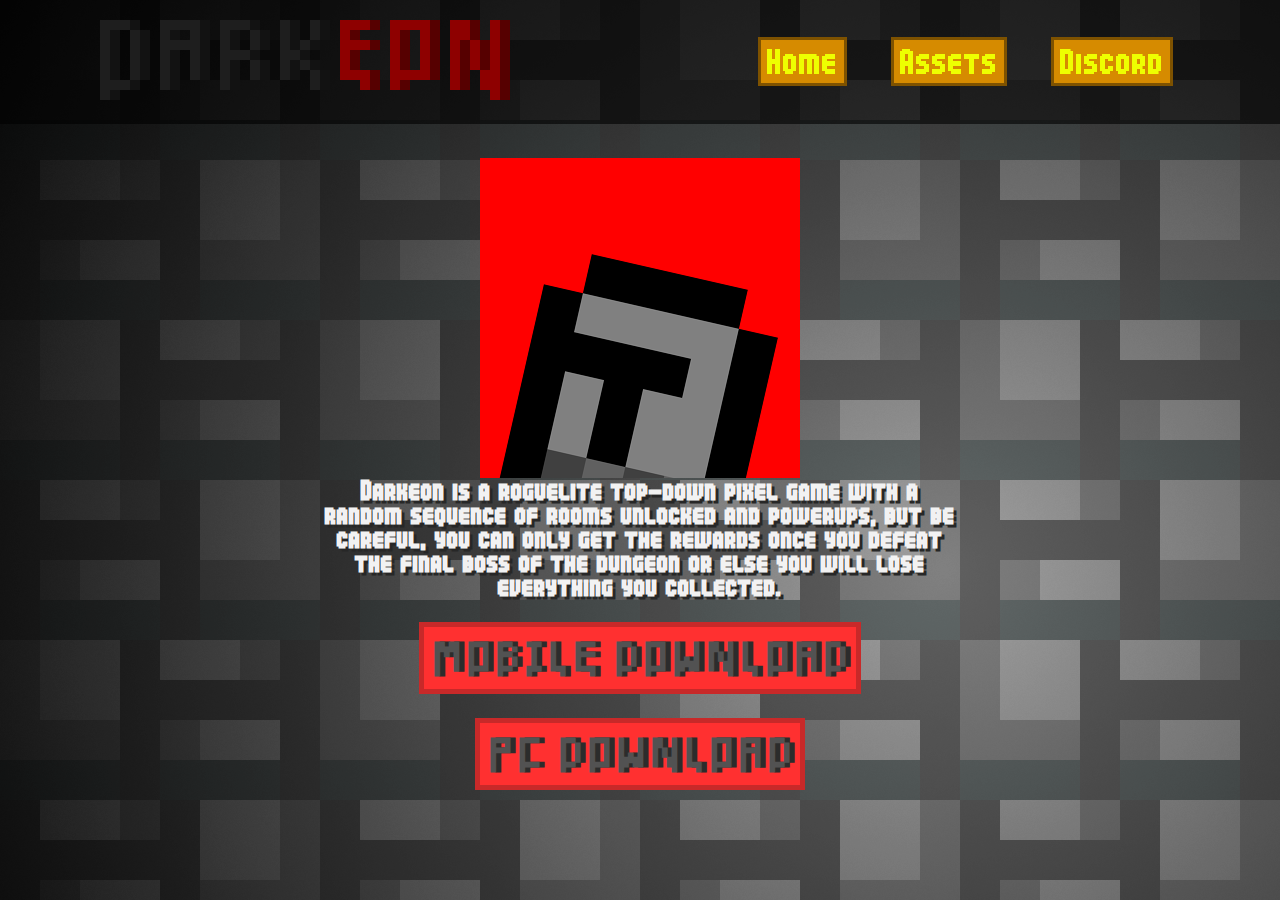
<file: index.html>
<!DOCTYPE html>
<title>Darkeon official site</title>


<body>
    <header class="header">
        <a href="logo.png" class="logo"><img src="logo.png"></a>
        
        <nav class="navbar">
            <a href="index.html">Home</a>
            <a href="assets.html">Assets</a>
            <a href="https://discord.gg/UvZV595JwD">Discord</a>
        </nav>
    </header>
    <link rel="stylesheet" href="style.css">
    <img src="game icon.png" id="gameimg">
    <h2>
        Darkeon is a roguelite top-down pixel game with a random sequence of rooms unlocked and powerups, but be careful, you can only get the rewards once you defeat the final boss of the dungeon or else you will lose everything you collected.<br>
        <p><a class="donlod" href="https://play.google.com/store/apps/details?id=com.gasperitos.grimstonedungeon&hl=it&gl=TW">MOBILE DOWNLOAD</a></p>
        <p><a class="donlod" href="https://clanstwo.itch.io/darkeon">PC DOWNLOAD</a></p>
    <h2>
</body>
</file>
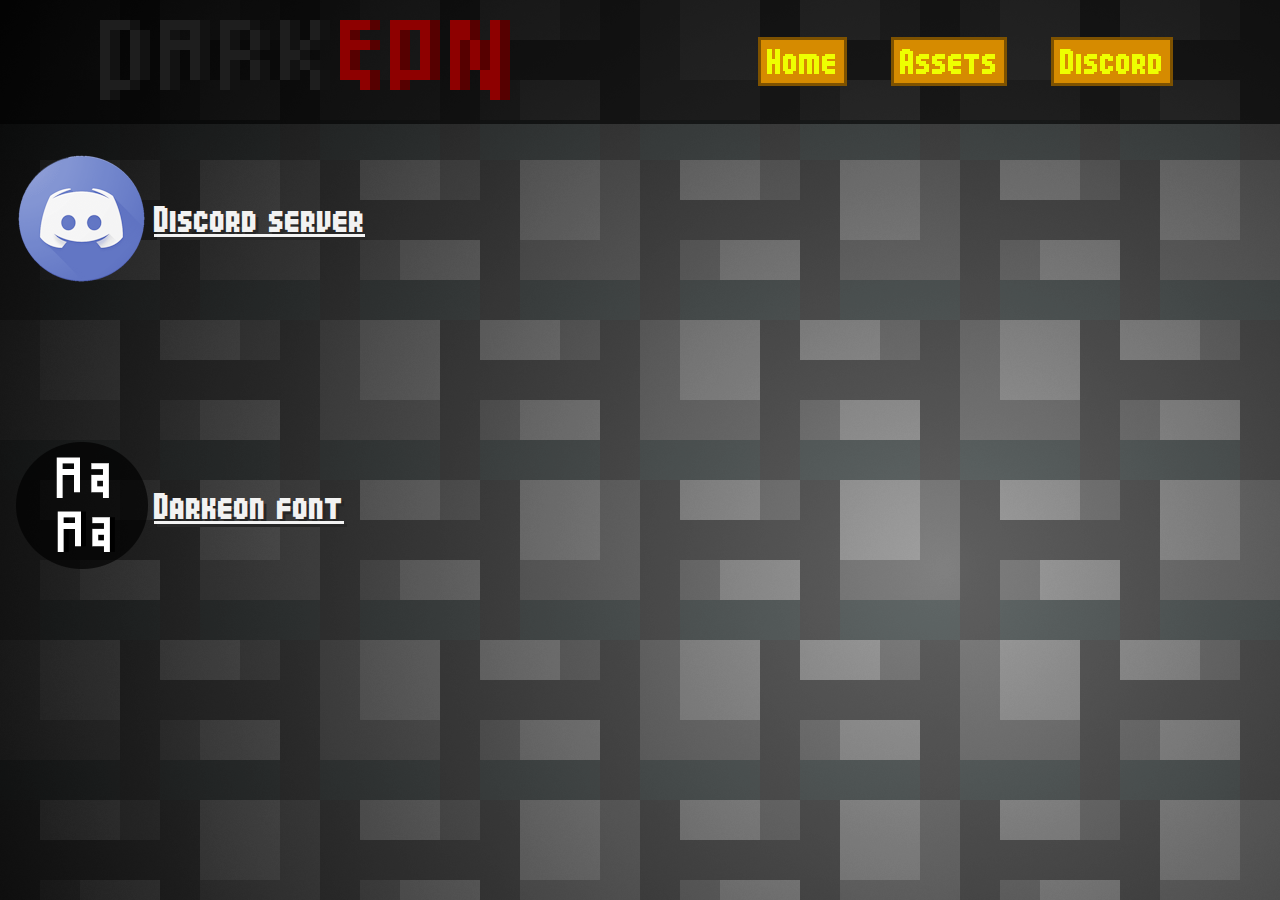
<file: assets.html>
<!DOCTYPE html>
<title>Darkeon official site</title>


<body>
    <link rel="stylesheet" href="style.css">
    <header class="header">
        <a href="logo.png" class="logo"><img src="logo.png"></a>
        
        <nav class="navbar">
            <a href="index.html">Home</a>
            <a href="assets.html">Assets</a>
            <a onclick="window.location.href='https://discord.gg/UvZV595JwD'">Discord</a>
        </nav>
    </header>
    <a id="lefty" href="https://discord.gg/UvZV595JwD"><img src="discord.png" id="lefttext">Discord server</a>
    <a id="lefty" href="darkeon.ttf" download=""><img src="font.png" id="lefttext">Darkeon font</a>
</body>
</file>
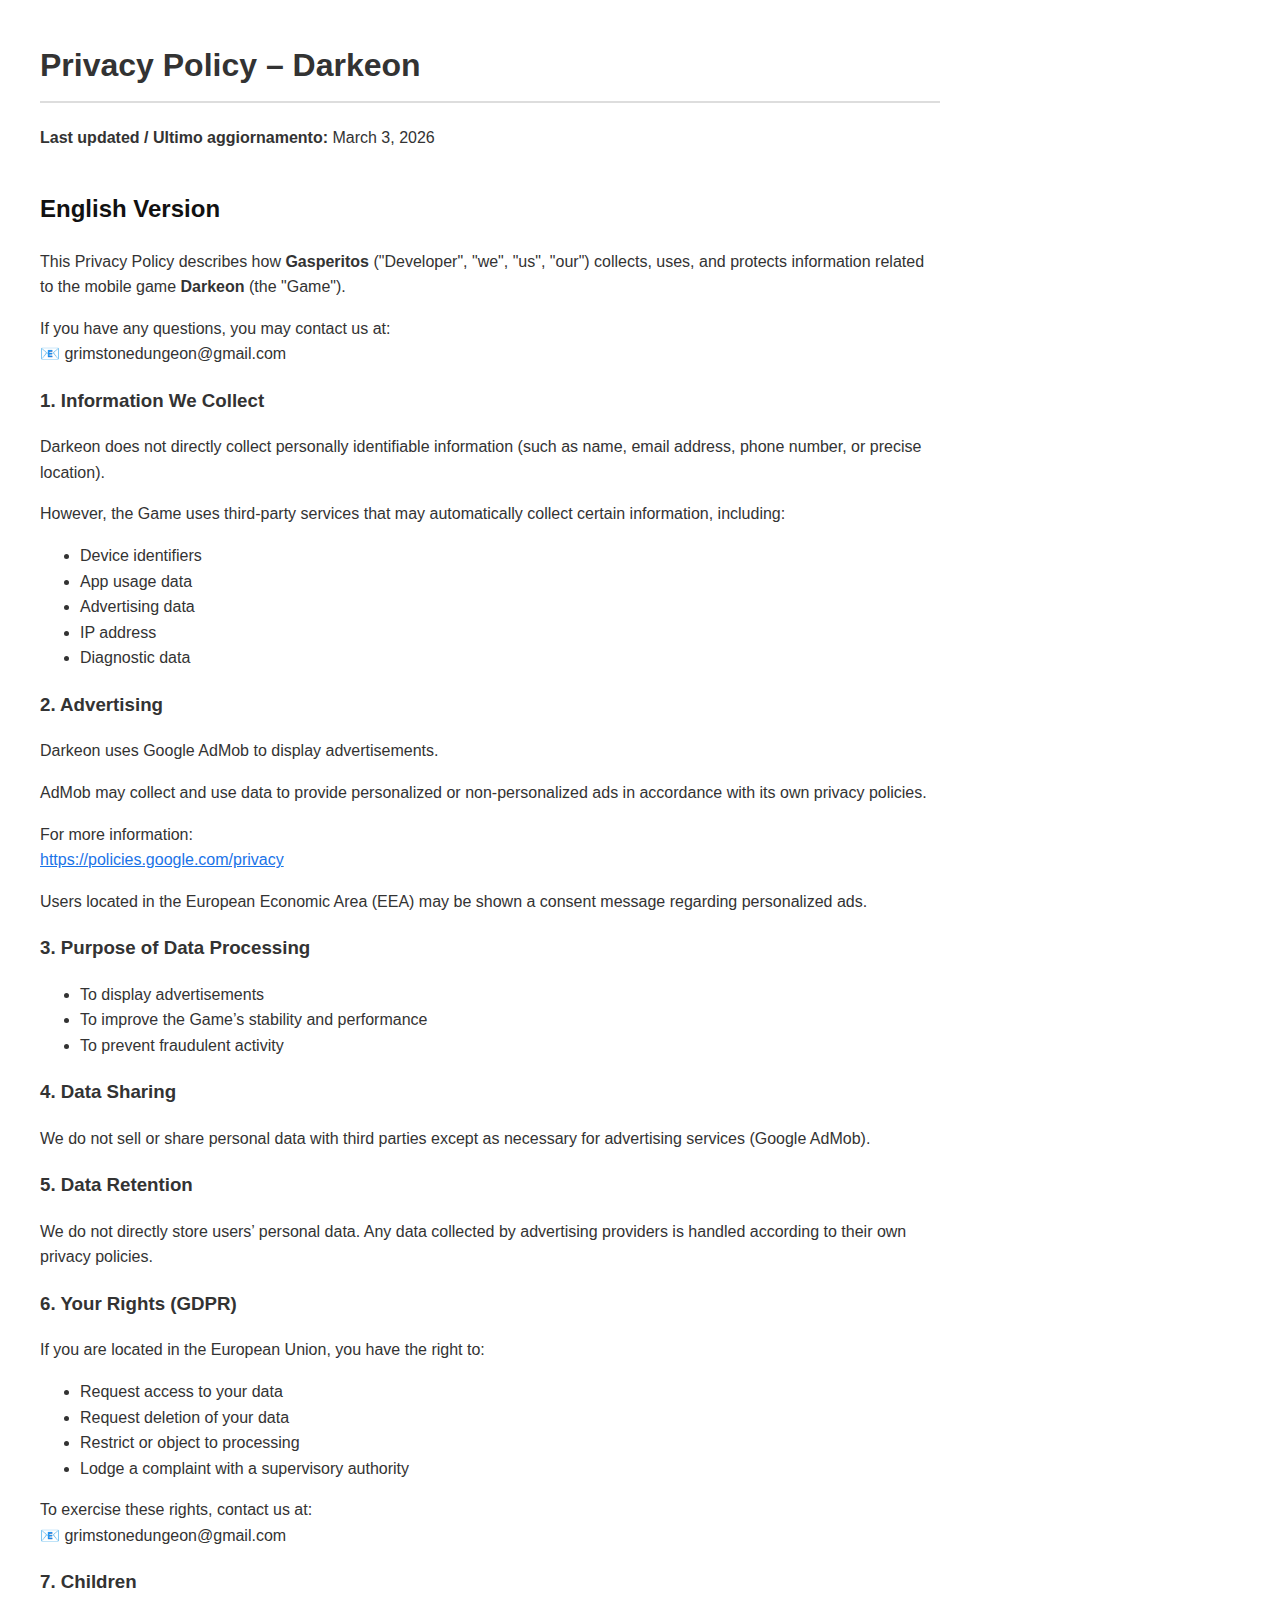
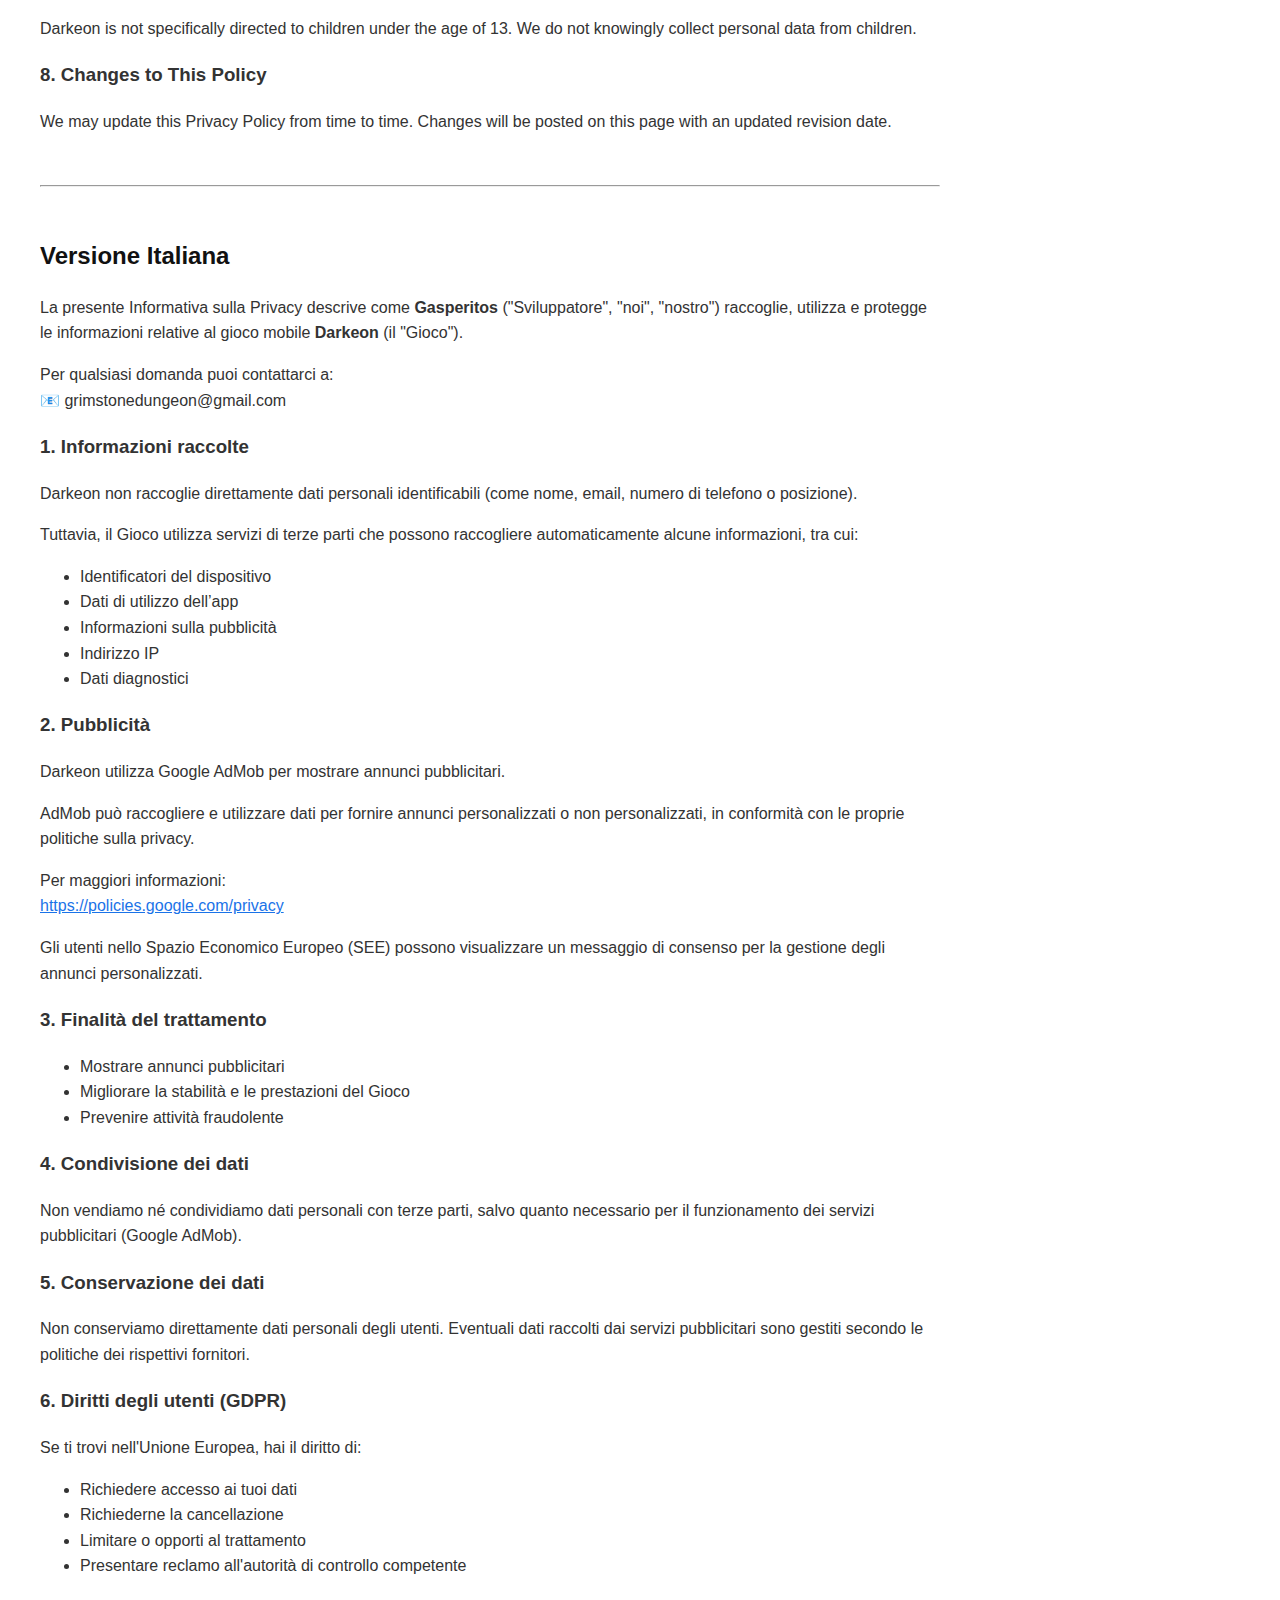
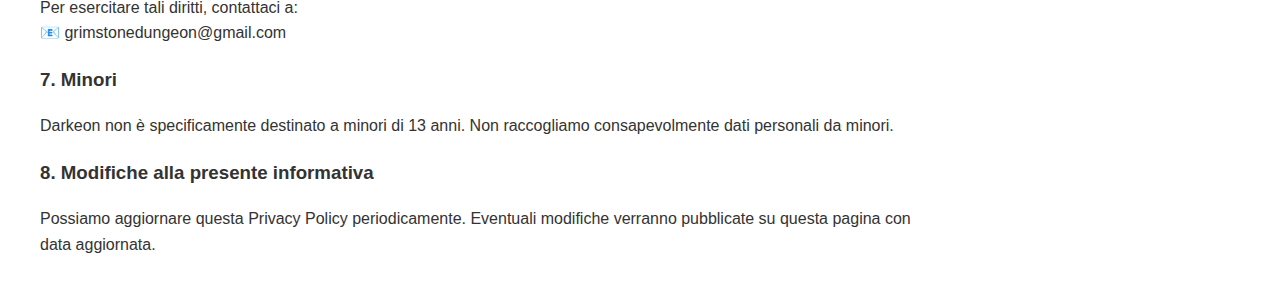
<file: privacy-policy.html>
<!DOCTYPE html>
<html lang="it">
<head>
    <meta charset="UTF-8">
    <meta name="viewport" content="width=device-width, initial-scale=1.0">
    <title>Privacy Policy - Darkeon</title>
    <style>
        body {
            font-family: Arial, sans-serif;
            margin: 40px;
            line-height: 1.6;
            color: #333;
            max-width: 900px;
        }
        h1 {
            border-bottom: 2px solid #ddd;
            padding-bottom: 10px;
        }
        h2 {
            margin-top: 40px;
            color: #111;
        }
        hr {
            margin: 50px 0;
        }
        a {
            color: #1a73e8;
        }
    </style>
</head>
<body>

<h1>Privacy Policy – Darkeon</h1>
<p><strong>Last updated / Ultimo aggiornamento:</strong> March 3, 2026</p>

<!-- ================= ENGLISH VERSION ================= -->

<h2>English Version</h2>

<p>This Privacy Policy describes how <strong>Gasperitos</strong> ("Developer", "we", "us", "our") collects, uses, and protects information related to the mobile game <strong>Darkeon</strong> (the "Game").</p>

<p>If you have any questions, you may contact us at:<br>
📧 grimstonedungeon@gmail.com</p>

<h3>1. Information We Collect</h3>
<p>Darkeon does not directly collect personally identifiable information (such as name, email address, phone number, or precise location).</p>

<p>However, the Game uses third-party services that may automatically collect certain information, including:</p>
<ul>
    <li>Device identifiers</li>
    <li>App usage data</li>
    <li>Advertising data</li>
    <li>IP address</li>
    <li>Diagnostic data</li>
</ul>

<h3>2. Advertising</h3>
<p>Darkeon uses Google AdMob to display advertisements.</p>

<p>AdMob may collect and use data to provide personalized or non-personalized ads in accordance with its own privacy policies.</p>

<p>For more information:<br>
<a href="https://policies.google.com/privacy" target="_blank">
https://policies.google.com/privacy
</a></p>

<p>Users located in the European Economic Area (EEA) may be shown a consent message regarding personalized ads.</p>

<h3>3. Purpose of Data Processing</h3>
<ul>
    <li>To display advertisements</li>
    <li>To improve the Game’s stability and performance</li>
    <li>To prevent fraudulent activity</li>
</ul>

<h3>4. Data Sharing</h3>
<p>We do not sell or share personal data with third parties except as necessary for advertising services (Google AdMob).</p>

<h3>5. Data Retention</h3>
<p>We do not directly store users’ personal data. Any data collected by advertising providers is handled according to their own privacy policies.</p>

<h3>6. Your Rights (GDPR)</h3>
<p>If you are located in the European Union, you have the right to:</p>
<ul>
    <li>Request access to your data</li>
    <li>Request deletion of your data</li>
    <li>Restrict or object to processing</li>
    <li>Lodge a complaint with a supervisory authority</li>
</ul>

<p>To exercise these rights, contact us at:<br>
📧 grimstonedungeon@gmail.com</p>

<h3>7. Children</h3>
<p>Darkeon is not specifically directed to children under the age of 13. We do not knowingly collect personal data from children.</p>

<h3>8. Changes to This Policy</h3>
<p>We may update this Privacy Policy from time to time. Changes will be posted on this page with an updated revision date.</p>

<hr>

<!-- ================= ITALIAN VERSION ================= -->

<h2>Versione Italiana</h2>

<p>La presente Informativa sulla Privacy descrive come <strong>Gasperitos</strong> ("Sviluppatore", "noi", "nostro") raccoglie, utilizza e protegge le informazioni relative al gioco mobile <strong>Darkeon</strong> (il "Gioco").</p>

<p>Per qualsiasi domanda puoi contattarci a:<br>
📧 grimstonedungeon@gmail.com</p>

<h3>1. Informazioni raccolte</h3>
<p>Darkeon non raccoglie direttamente dati personali identificabili (come nome, email, numero di telefono o posizione).</p>

<p>Tuttavia, il Gioco utilizza servizi di terze parti che possono raccogliere automaticamente alcune informazioni, tra cui:</p>
<ul>
    <li>Identificatori del dispositivo</li>
    <li>Dati di utilizzo dell’app</li>
    <li>Informazioni sulla pubblicità</li>
    <li>Indirizzo IP</li>
    <li>Dati diagnostici</li>
</ul>

<h3>2. Pubblicità</h3>
<p>Darkeon utilizza Google AdMob per mostrare annunci pubblicitari.</p>

<p>AdMob può raccogliere e utilizzare dati per fornire annunci personalizzati o non personalizzati, in conformità con le proprie politiche sulla privacy.</p>

<p>Per maggiori informazioni:<br>
<a href="https://policies.google.com/privacy" target="_blank">
https://policies.google.com/privacy
</a></p>

<p>Gli utenti nello Spazio Economico Europeo (SEE) possono visualizzare un messaggio di consenso per la gestione degli annunci personalizzati.</p>

<h3>3. Finalità del trattamento</h3>
<ul>
    <li>Mostrare annunci pubblicitari</li>
    <li>Migliorare la stabilità e le prestazioni del Gioco</li>
    <li>Prevenire attività fraudolente</li>
</ul>

<h3>4. Condivisione dei dati</h3>
<p>Non vendiamo né condividiamo dati personali con terze parti, salvo quanto necessario per il funzionamento dei servizi pubblicitari (Google AdMob).</p>

<h3>5. Conservazione dei dati</h3>
<p>Non conserviamo direttamente dati personali degli utenti. Eventuali dati raccolti dai servizi pubblicitari sono gestiti secondo le politiche dei rispettivi fornitori.</p>

<h3>6. Diritti degli utenti (GDPR)</h3>
<p>Se ti trovi nell'Unione Europea, hai il diritto di:</p>
<ul>
    <li>Richiedere accesso ai tuoi dati</li>
    <li>Richiederne la cancellazione</li>
    <li>Limitare o opporti al trattamento</li>
    <li>Presentare reclamo all'autorità di controllo competente</li>
</ul>

<p>Per esercitare tali diritti, contattaci a:<br>
📧 grimstonedungeon@gmail.com</p>

<h3>7. Minori</h3>
<p>Darkeon non è specificamente destinato a minori di 13 anni. Non raccogliamo consapevolmente dati personali da minori.</p>

<h3>8. Modifiche alla presente informativa</h3>
<p>Possiamo aggiornare questa Privacy Policy periodicamente. Eventuali modifiche verranno pubblicate su questa pagina con data aggiornata.</p>

</body>
</html>
</file>
<file: style.css>
@font-face
{
    font-family: darkeon; 
    src: url(darkeon.ttf);
}
@font-face
{
    font-family: orcozzio; 
    src: url(04b_25.ttf);
}
body
{
    background-image:url('background\ menu.png');
}
#gameimg
{
    padding-top: 150px;
    display: block;
    margin-left: auto;
    margin-right: auto;
}

#lefty
{
    display: flex;
    align-items: center; 
    justify-content: left;
    margin-top: 150px;
    color: rgb(242, 242, 242);
    text-shadow: 3px 3px rgb(39, 39, 39);
    font-family: orcozzio; 
    vertical-align: middle;
    font-size: xx-large;
}

.donlod
{
    text-decoration: none;
    margin:auto;
    color: rgb(82, 82, 82);
    background-color: rgb(255, 48, 48);
    border: solid 5px rgb(200, 41, 41);
    
    font-family: darkeon; 
    
    text-shadow: 5px 0px rgb(44, 44, 44);
    width:fit-content;
    padding: 6px;
    font-size: larger;
    display:inline-block;
    height:50px;
}
.donlod:hover
{
    background-color: rgb(200, 48, 48);
    border-color: rgb(150, 41, 41);
}

h2
{
    margin: auto;
    color: rgb(242, 242, 242);
    text-shadow: 3px 3px rgb(39, 39, 39);
    font-family: orcozzio;
    text-align: center;
    width: 50%;
    height: 200px;
}
.header
{
    position: fixed;
    top: 0;
    left: 0;
    width: 100%;
    padding: 20px 100px;
    background: rgba(0, 0, 0, 0.61);
    display: flex;
    justify-content: space-between;
    align-items: center;
    z-index: 100;
}
.navbar
{
    user-select:none;
    vertical-align: middle;
    margin: auto;
}

.navbar a
{
    text-decoration: none;
    color: rgb(238, 255, 0);
    background-color: rgb(214, 139, 0);
    border: solid rgb(126, 82, 0);
    font-family: orcozzio; 
    font-size: 30px;
    margin-left: 40px;
    padding: 6px;
}
.navbar a:hover
{
    background-color: rgb(187, 75, 0);
    border: solid rgb(187, 75, 0);
}
</file>
